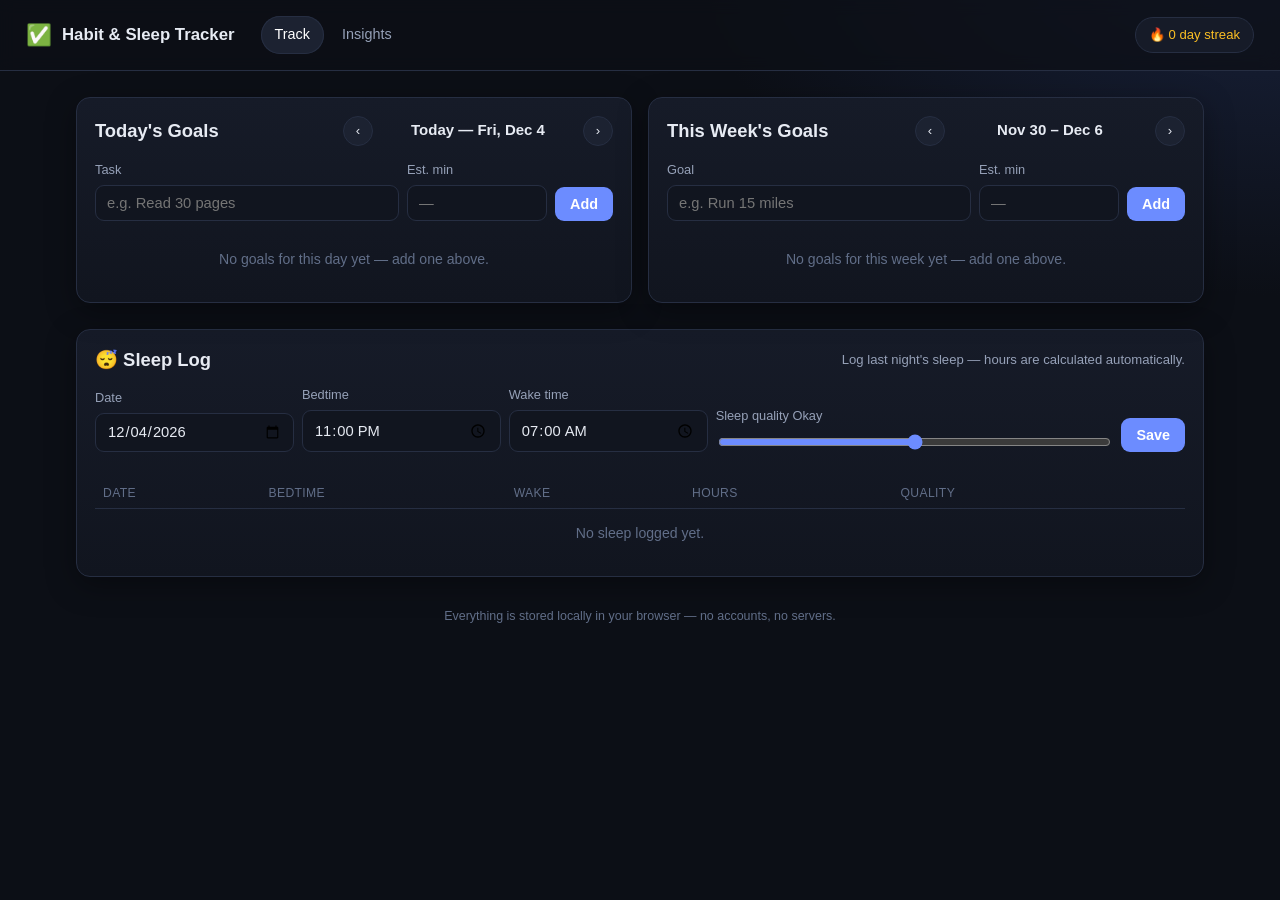
<file: habit-tracker/index.html>
<!DOCTYPE html>
<html lang="en">
<head>
  <meta charset="UTF-8" />
  <meta name="viewport" content="width=device-width, initial-scale=1.0" />
  <title>Track — Habit & Sleep Tracker</title>
  <meta name="description" content="Track daily and weekly goals, time spent, completion, and sleep." />
  <link rel="stylesheet" href="assets/css/style.css" />
  <link rel="icon" href="data:image/svg+xml,<svg xmlns=%22http://www.w3.org/2000/svg%22 viewBox=%220 0 100 100%22><text y=%22.9em%22 font-size=%2290%22>✅</text></svg>" />
</head>
<body>
  <header class="topbar">
    <div class="brand"><span class="brand-mark">✅</span> Habit &amp; Sleep Tracker</div>
    <nav class="nav">
      <a href="index.html" class="active">Track</a>
      <a href="insights.html">Insights</a>
    </nav>
    <div class="topbar-right">
      <div class="streak-pill">🔥 <span id="streakCount">0</span> day streak</div>
    </div>
  </header>

  <main class="view">
    <div class="grid cols-2">
      <!-- Daily goals -->
      <section class="card">
        <div class="card-head">
          <h2>Today's Goals</h2>
          <div class="date-nav">
            <button id="dayPrev" aria-label="Previous day">‹</button>
            <span class="label" id="dayLabel"></span>
            <button id="dayNext" aria-label="Next day">›</button>
          </div>
        </div>
        <form class="inline-add" id="dailyForm">
          <div class="field grow">
            <label>Task</label>
            <input type="text" id="dailyTitle" placeholder="e.g. Read 30 pages" required />
          </div>
          <div class="field" style="max-width:110px">
            <label>Est. min</label>
            <input type="number" id="dailyEst" min="0" step="5" placeholder="—" />
          </div>
          <button class="btn" type="submit">Add</button>
        </form>
        <div class="task-list mt" id="dailyList"></div>
      </section>

      <!-- Weekly goals -->
      <section class="card">
        <div class="card-head">
          <h2>This Week's Goals</h2>
          <div class="date-nav">
            <button id="weekPrev" aria-label="Previous week">‹</button>
            <span class="label" id="weekLabel"></span>
            <button id="weekNext" aria-label="Next week">›</button>
          </div>
        </div>
        <form class="inline-add" id="weeklyForm">
          <div class="field grow">
            <label>Goal</label>
            <input type="text" id="weeklyTitle" placeholder="e.g. Run 15 miles" required />
          </div>
          <div class="field" style="max-width:110px">
            <label>Est. min</label>
            <input type="number" id="weeklyEst" min="0" step="5" placeholder="—" />
          </div>
          <button class="btn" type="submit">Add</button>
        </form>
        <div class="task-list mt" id="weeklyList"></div>
      </section>
    </div>

    <!-- Sleep -->
    <section class="card mt-lg">
      <div class="card-head">
        <h2>😴 Sleep Log</h2>
        <span class="muted small">Log last night's sleep — hours are calculated automatically.</span>
      </div>
      <form class="inline-add" id="sleepForm">
        <div class="field">
          <label>Date</label>
          <input type="date" id="sleepDate" required />
        </div>
        <div class="field">
          <label>Bedtime</label>
          <input type="time" id="sleepBed" value="23:00" required />
        </div>
        <div class="field">
          <label>Wake time</label>
          <input type="time" id="sleepWake" value="07:00" required />
        </div>
        <div class="field grow">
          <label>Sleep quality <span id="qualityVal" class="muted"></span></label>
          <input type="range" id="sleepQuality" min="1" max="5" value="3" />
        </div>
        <button class="btn" type="submit">Save</button>
      </form>

      <div class="mt-lg" style="overflow-x:auto">
        <table class="sleep-table" id="sleepTable">
          <thead>
            <tr><th>Date</th><th>Bedtime</th><th>Wake</th><th>Hours</th><th>Quality</th><th></th></tr>
          </thead>
          <tbody id="sleepBody"></tbody>
        </table>
        <div class="empty-hint hidden" id="sleepEmpty">No sleep logged yet.</div>
      </div>
    </section>

    <footer class="foot">Everything is stored locally in your browser — no accounts, no servers.</footer>
  </main>

  <script src="assets/js/store.js"></script>
  <script src="assets/js/track.js"></script>
</body>
</html>
</file>
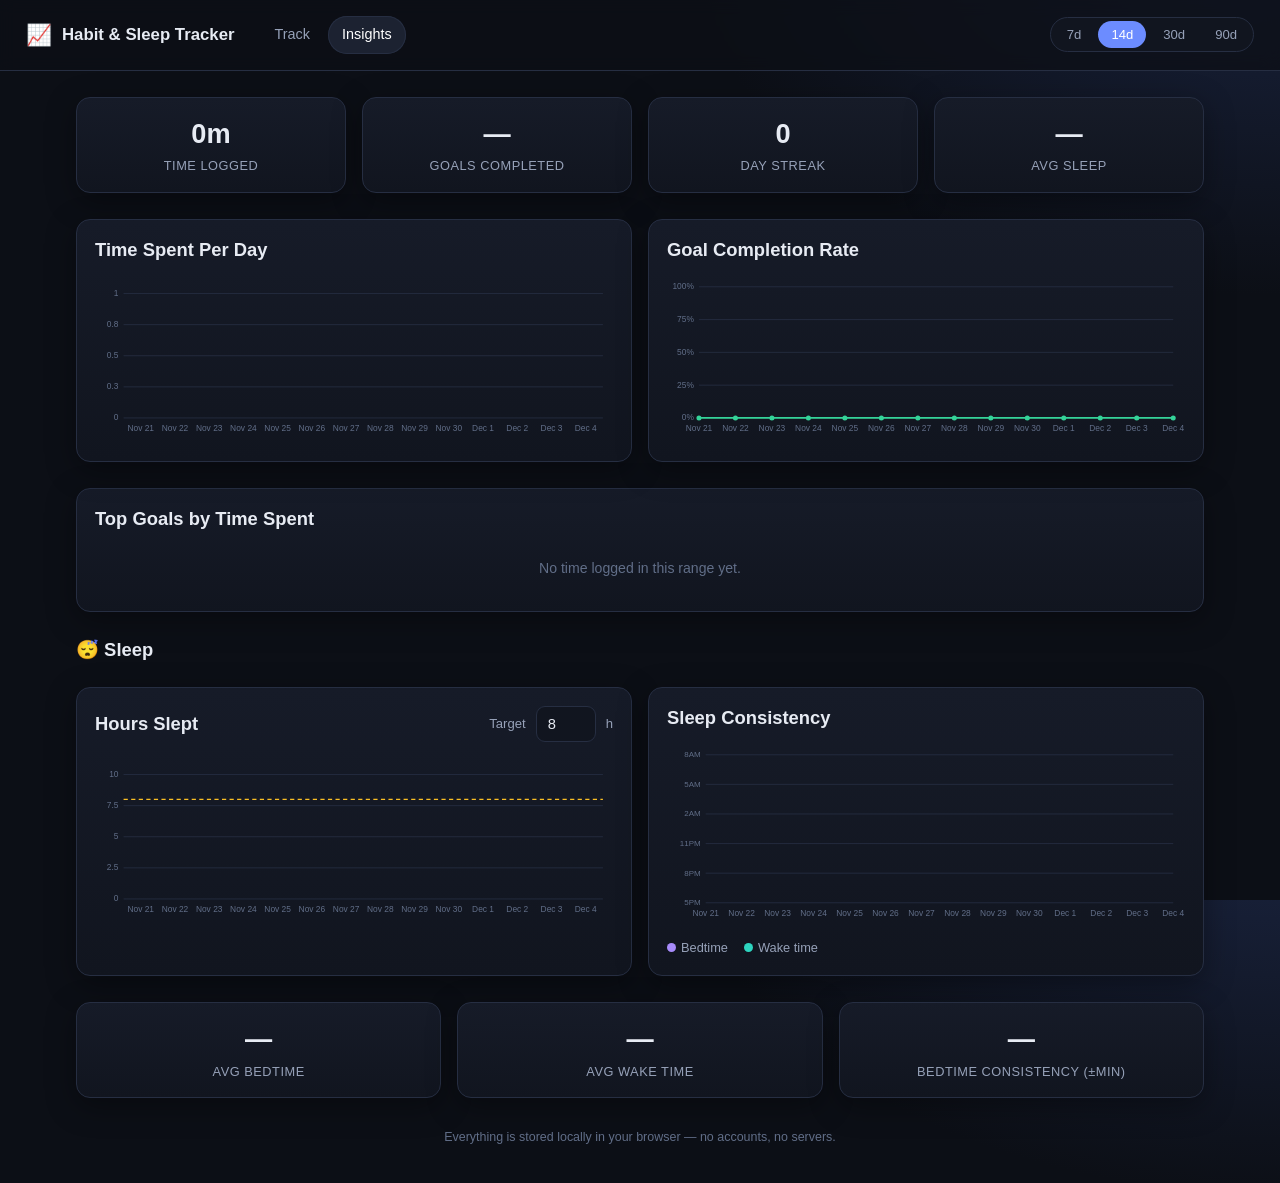
<file: habit-tracker/insights.html>
<!DOCTYPE html>
<html lang="en">
<head>
  <meta charset="UTF-8" />
  <meta name="viewport" content="width=device-width, initial-scale=1.0" />
  <title>Insights — Habit & Sleep Tracker</title>
  <meta name="description" content="Visualize time spent, task completion, and sleep patterns over time." />
  <link rel="stylesheet" href="assets/css/style.css" />
  <link rel="icon" href="data:image/svg+xml,<svg xmlns=%22http://www.w3.org/2000/svg%22 viewBox=%220 0 100 100%22><text y=%22.9em%22 font-size=%2290%22>📈</text></svg>" />
</head>
<body>
  <header class="topbar">
    <div class="brand"><span class="brand-mark">📈</span> Habit &amp; Sleep Tracker</div>
    <nav class="nav">
      <a href="index.html">Track</a>
      <a href="insights.html" class="active">Insights</a>
    </nav>
    <div class="topbar-right">
      <div class="range-tabs" id="rangeTabs">
        <button data-days="7">7d</button>
        <button data-days="14">14d</button>
        <button data-days="30">30d</button>
        <button data-days="90">90d</button>
      </div>
    </div>
  </header>

  <main class="view">
    <div class="grid cols-4" id="statTiles">
      <div class="card stat-tile"><div class="num" id="statTotalTime">0h</div><div class="label">Time logged</div></div>
      <div class="card stat-tile"><div class="num" id="statCompletion">0%</div><div class="label">Goals completed</div></div>
      <div class="card stat-tile"><div class="num" id="statStreak">0</div><div class="label">Day streak</div></div>
      <div class="card stat-tile"><div class="num" id="statAvgSleep">0h</div><div class="label">Avg sleep</div></div>
    </div>

    <div class="grid cols-2 mt-lg">
      <section class="card">
        <div class="card-head"><h2>Time Spent Per Day</h2></div>
        <div class="chart-wrap"><div id="chartTime"></div></div>
      </section>

      <section class="card">
        <div class="card-head"><h2>Goal Completion Rate</h2></div>
        <div class="chart-wrap"><div id="chartCompletion"></div></div>
      </section>
    </div>

    <section class="card mt-lg">
      <div class="card-head"><h2>Top Goals by Time Spent</h2></div>
      <div class="chart-wrap"><div id="chartTopTasks"></div></div>
    </section>

    <div class="section-title mt-lg" style="display:flex;align-items:center;gap:10px;">
      <h2 style="margin:0">😴 Sleep</h2>
    </div>
    <div class="grid cols-2 mt-lg">
      <section class="card">
        <div class="card-head">
          <h2>Hours Slept</h2>
          <div class="row small muted">
            Target
            <input type="number" id="sleepTargetInput" min="1" max="14" step="0.5" style="width:60px" />
            h
          </div>
        </div>
        <div class="chart-wrap"><div id="chartSleepHours"></div></div>
      </section>

      <section class="card">
        <div class="card-head"><h2>Sleep Consistency</h2></div>
        <div class="chart-wrap"><div id="chartSleepTimes"></div></div>
        <div class="chart-legend">
          <span><span class="dot" style="background:var(--sleep)"></span>Bedtime</span>
          <span><span class="dot" style="background:var(--accent)"></span>Wake time</span>
        </div>
      </section>
    </div>

    <div class="grid cols-3 mt-lg">
      <div class="card stat-tile"><div class="num" id="statAvgBed">—</div><div class="label">Avg bedtime</div></div>
      <div class="card stat-tile"><div class="num" id="statAvgWake">—</div><div class="label">Avg wake time</div></div>
      <div class="card stat-tile"><div class="num" id="statConsistency">—</div><div class="label">Bedtime consistency (±min)</div></div>
    </div>

    <footer class="foot">Everything is stored locally in your browser — no accounts, no servers.</footer>
  </main>

  <script src="assets/js/store.js"></script>
  <script src="assets/js/charts.js"></script>
  <script src="assets/js/insights.js"></script>
</body>
</html>
</file>
<file: habit-tracker/assets/css/style.css>
:root {
  --bg: #0c0f16;
  --bg-2: #11151f;
  --surface: #161b28;
  --surface-2: #1c2231;
  --border: #262e42;
  --text: #e7ebf3;
  --muted: #96a1b8;
  --faint: #616e88;
  --primary: #6c8cff;
  --primary-2: #8aa4ff;
  --accent: #2dd4bf;
  --good: #34d399;
  --warn: #fbbf24;
  --bad: #f87171;
  --sleep: #a78bfa;
  --radius: 14px;
  --radius-sm: 9px;
  --shadow: 0 8px 30px rgba(0,0,0,.35);
}

* { box-sizing: border-box; }
html, body { height: 100%; }
body {
  margin: 0;
  font-family: -apple-system, BlinkMacSystemFont, "Segoe UI", Roboto, Helvetica, Arial, sans-serif;
  background: radial-gradient(1100px 700px at 100% -10%, #1a2440 0%, var(--bg) 55%);
  color: var(--text);
  -webkit-font-smoothing: antialiased;
  font-size: 15px;
  line-height: 1.5;
}
a { color: var(--primary-2); text-decoration: none; }
a:hover { text-decoration: underline; }
h1,h2,h3,h4 { margin: 0 0 .4em; line-height: 1.25; }
h1 { font-size: 1.5rem; }
h2 { font-size: 1.15rem; }
h3 { font-size: .98rem; }
p { margin: 0 0 .8em; color: var(--muted); }

.topbar {
  display: flex; align-items: center; gap: 18px;
  padding: 16px 26px; border-bottom: 1px solid var(--border);
  background: rgba(12,15,22,.75); backdrop-filter: blur(8px);
  position: sticky; top: 0; z-index: 20;
}
.brand { display: flex; align-items: center; gap: 10px; font-weight: 700; font-size: 1.05rem; margin-right: 8px; }
.brand-mark { font-size: 1.3rem; }
.nav { display: flex; gap: 4px; }
.nav a {
  padding: 8px 14px; border-radius: 999px; color: var(--muted); font-weight: 500; font-size: .9rem;
  transition: background .15s, color .15s;
}
.nav a:hover { background: var(--surface); color: var(--text); text-decoration: none; }
.nav a.active { background: var(--surface-2); color: #fff; box-shadow: inset 0 0 0 1px var(--border); }
.topbar-right { margin-left: auto; display: flex; align-items: center; gap: 12px; }
.streak-pill { background: var(--surface); border: 1px solid var(--border); border-radius: 999px; padding: 7px 13px; font-size: .82rem; color: var(--warn); white-space: nowrap; }

.view { padding: 26px; max-width: 1180px; width: 100%; margin: 0 auto; }

.grid { display: grid; gap: 16px; }
.cols-2 { grid-template-columns: repeat(2, 1fr); }
.cols-3 { grid-template-columns: repeat(3, 1fr); }
.cols-4 { grid-template-columns: repeat(4, 1fr); }
@media (max-width: 860px) {
  .cols-2, .cols-3, .cols-4 { grid-template-columns: 1fr; }
}

.card {
  background: linear-gradient(180deg, var(--surface), var(--bg-2));
  border: 1px solid var(--border);
  border-radius: var(--radius);
  padding: 18px;
  box-shadow: var(--shadow);
}
.card-head { display: flex; align-items: center; justify-content: space-between; margin-bottom: 14px; gap: 10px; flex-wrap: wrap; }
.card-head h2, .card-head h3 { margin: 0; }
.muted { color: var(--muted); }
.faint { color: var(--faint); }
.small { font-size: .82rem; }
.center { text-align: center; }
.row { display: flex; gap: 10px; align-items: center; flex-wrap: wrap; }
.spread { justify-content: space-between; }
.mt { margin-top: 14px; }
.mt-lg { margin-top: 26px; }
.hidden { display: none !important; }

/* Stat tiles */
.stat-tile { text-align: center; padding: 16px; }
.stat-tile .num { font-size: 1.7rem; font-weight: 700; }
.stat-tile .label { color: var(--muted); font-size: .8rem; text-transform: uppercase; letter-spacing: .04em; margin-top: 2px; }

/* Forms */
input[type="text"], input[type="number"], input[type="date"], input[type="time"], select {
  background: var(--bg-2);
  border: 1px solid var(--border);
  color: var(--text);
  border-radius: var(--radius-sm);
  padding: 9px 11px;
  font-size: .92rem;
  font-family: inherit;
}
input:focus, select:focus { outline: 2px solid var(--primary); outline-offset: 1px; }
input[type="range"] { accent-color: var(--primary); }
label { font-size: .8rem; color: var(--muted); display: block; margin-bottom: 4px; }
.field { display: flex; flex-direction: column; gap: 2px; }
.btn {
  background: var(--primary); color: #fff; border: none; border-radius: var(--radius-sm);
  padding: 9px 15px; font-size: .9rem; font-weight: 600; cursor: pointer;
  transition: background .15s, transform .05s;
}
.btn:hover { background: var(--primary-2); }
.btn:active { transform: scale(.98); }
.btn.ghost { background: transparent; border: 1px solid var(--border); color: var(--text); }
.btn.ghost:hover { background: var(--surface-2); }
.btn.sm { padding: 6px 10px; font-size: .8rem; }
.btn.danger { background: transparent; color: var(--bad); border: 1px solid rgba(248,113,113,.35); }
.btn.danger:hover { background: rgba(248,113,113,.1); }
.btn.icon { padding: 6px 9px; }

form.inline-add { display: flex; gap: 8px; flex-wrap: wrap; align-items: flex-end; }
form.inline-add .field { min-width: 140px; flex: 1; }
form.inline-add .field.grow { flex: 2; min-width: 180px; }

/* Task rows */
.task-list { display: flex; flex-direction: column; gap: 8px; }
.task-row {
  display: flex; align-items: center; gap: 10px;
  background: var(--bg-2); border: 1px solid var(--border); border-radius: var(--radius-sm);
  padding: 10px 12px;
}
.task-row.done { opacity: .55; }
.task-row .check {
  width: 22px; height: 22px; border-radius: 6px; border: 2px solid var(--border);
  cursor: pointer; flex-shrink: 0; display: flex; align-items: center; justify-content: center;
  background: transparent; color: transparent; font-size: .85rem;
}
.task-row .check.checked { background: var(--good); border-color: var(--good); color: #06281c; }
.task-row .title { flex: 1; min-width: 0; }
.task-row.done .title { text-decoration: line-through; color: var(--muted); }
.task-row .mins {
  width: 68px; text-align: right;
}
.task-row .mins-label { color: var(--faint); font-size: .78rem; }
.task-row .timer-btn {
  border: 1px solid var(--border); background: var(--surface-2); color: var(--text);
  border-radius: 999px; width: 30px; height: 30px; cursor: pointer; font-size: .85rem;
  display: flex; align-items: center; justify-content: center;
}
.task-row .timer-btn.running { background: var(--warn); color: #2a1c00; border-color: var(--warn); }
.task-row .del { background: transparent; border: none; color: var(--faint); cursor: pointer; font-size: 1rem; padding: 4px; }
.task-row .del:hover { color: var(--bad); }
.empty-hint { color: var(--faint); font-size: .88rem; padding: 14px 4px; text-align: center; }

/* Sleep table */
.sleep-table { width: 100%; border-collapse: collapse; font-size: .88rem; }
.sleep-table th { text-align: left; color: var(--faint); font-weight: 500; font-size: .76rem; text-transform: uppercase; letter-spacing: .03em; padding: 6px 8px; border-bottom: 1px solid var(--border); }
.sleep-table td { padding: 8px; border-bottom: 1px solid var(--border); }
.sleep-table tr:last-child td { border-bottom: none; }
.quality-dots { display: inline-flex; gap: 2px; }
.quality-dots span { width: 8px; height: 8px; border-radius: 50%; background: var(--border); }
.quality-dots span.on { background: var(--sleep); }

/* Week/date nav */
.date-nav { display: flex; align-items: center; gap: 10px; }
.date-nav .label { font-weight: 600; min-width: 190px; text-align: center; }
.date-nav button { background: var(--surface-2); border: 1px solid var(--border); color: var(--text); border-radius: 999px; width: 30px; height: 30px; cursor: pointer; }
.date-nav button:hover { background: var(--border); }

/* Charts */
.chart-wrap { width: 100%; overflow-x: auto; }
svg.chart { display: block; width: 100%; height: auto; }
.chart-legend { display: flex; gap: 16px; margin-top: 10px; font-size: .8rem; color: var(--muted); flex-wrap: wrap; }
.chart-legend .dot { display: inline-block; width: 9px; height: 9px; border-radius: 50%; margin-right: 5px; }

.range-tabs { display: flex; gap: 4px; background: var(--bg-2); border: 1px solid var(--border); border-radius: 999px; padding: 3px; }
.range-tabs button {
  background: transparent; border: none; color: var(--muted); padding: 6px 13px; border-radius: 999px; font-size: .82rem; cursor: pointer;
}
.range-tabs button.active { background: var(--primary); color: #fff; }

footer.foot { text-align: center; color: var(--faint); font-size: .78rem; padding: 30px 0 10px; }
</file>
